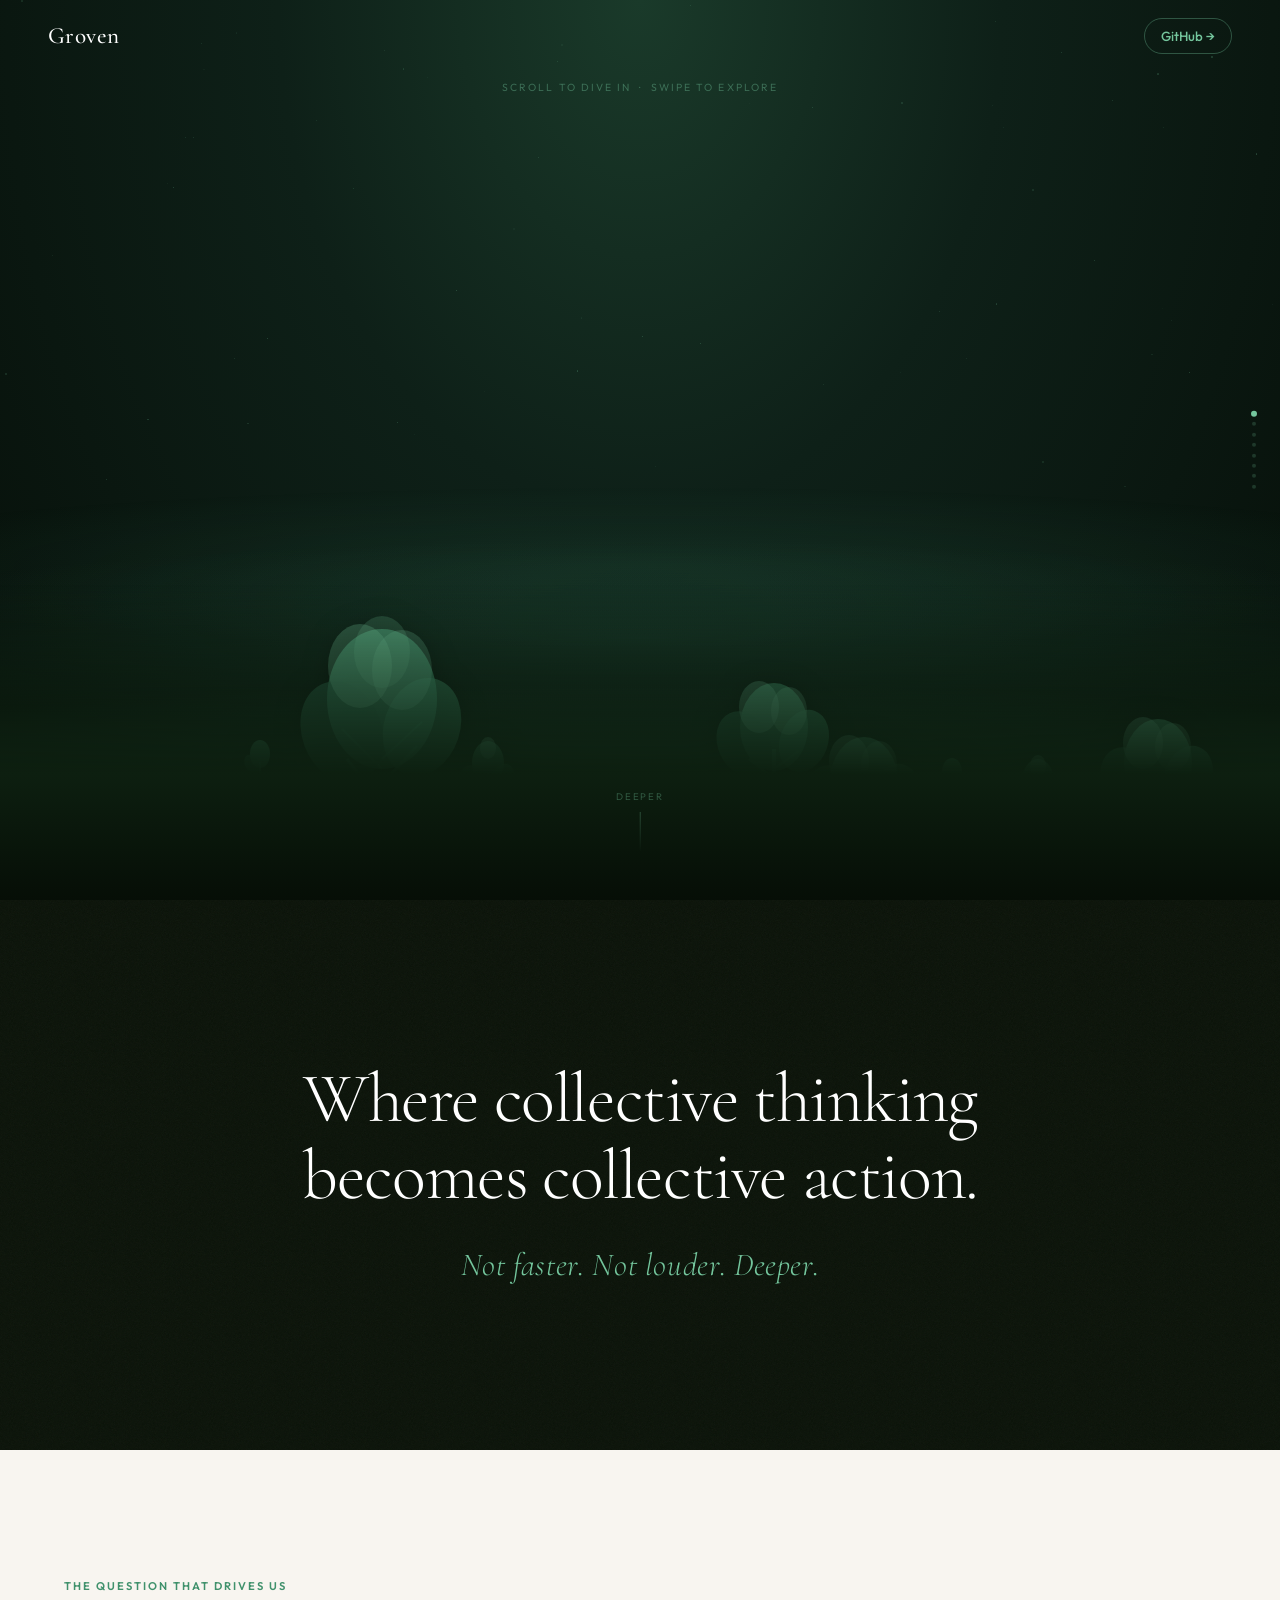
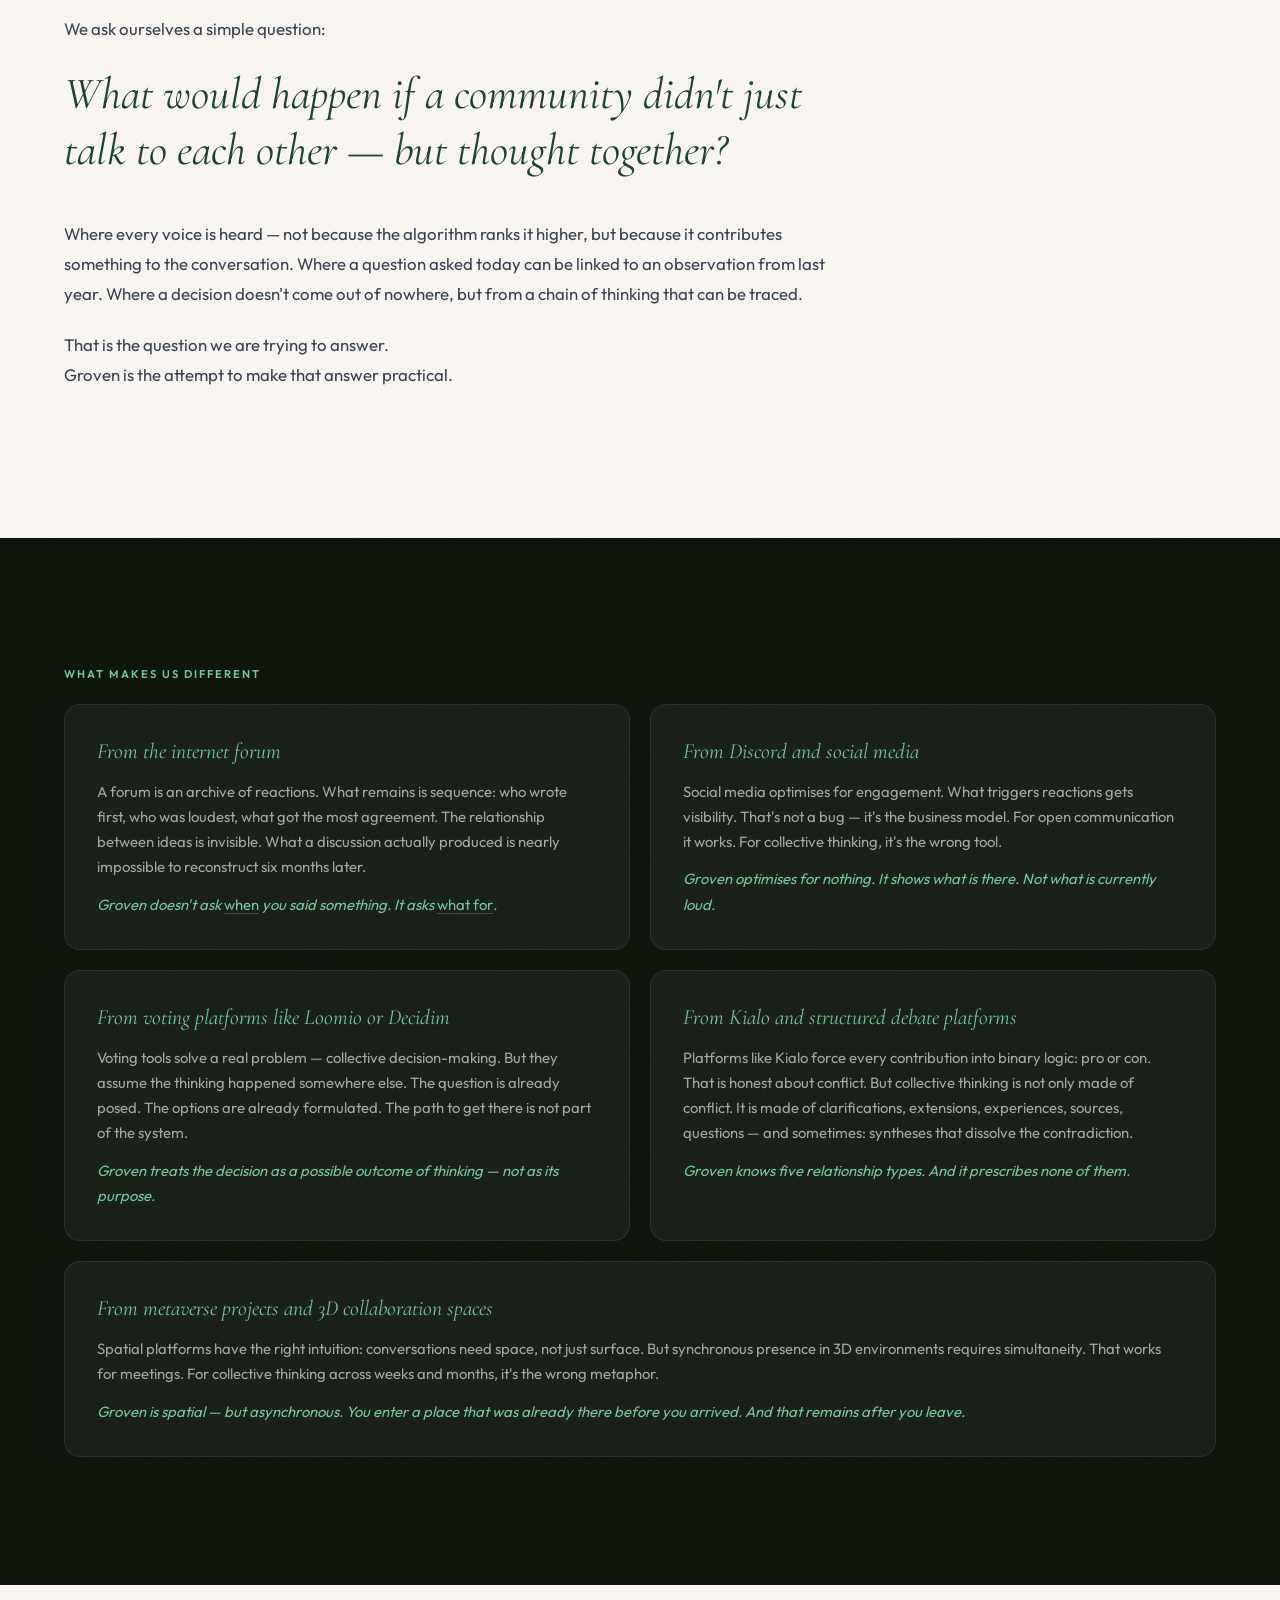
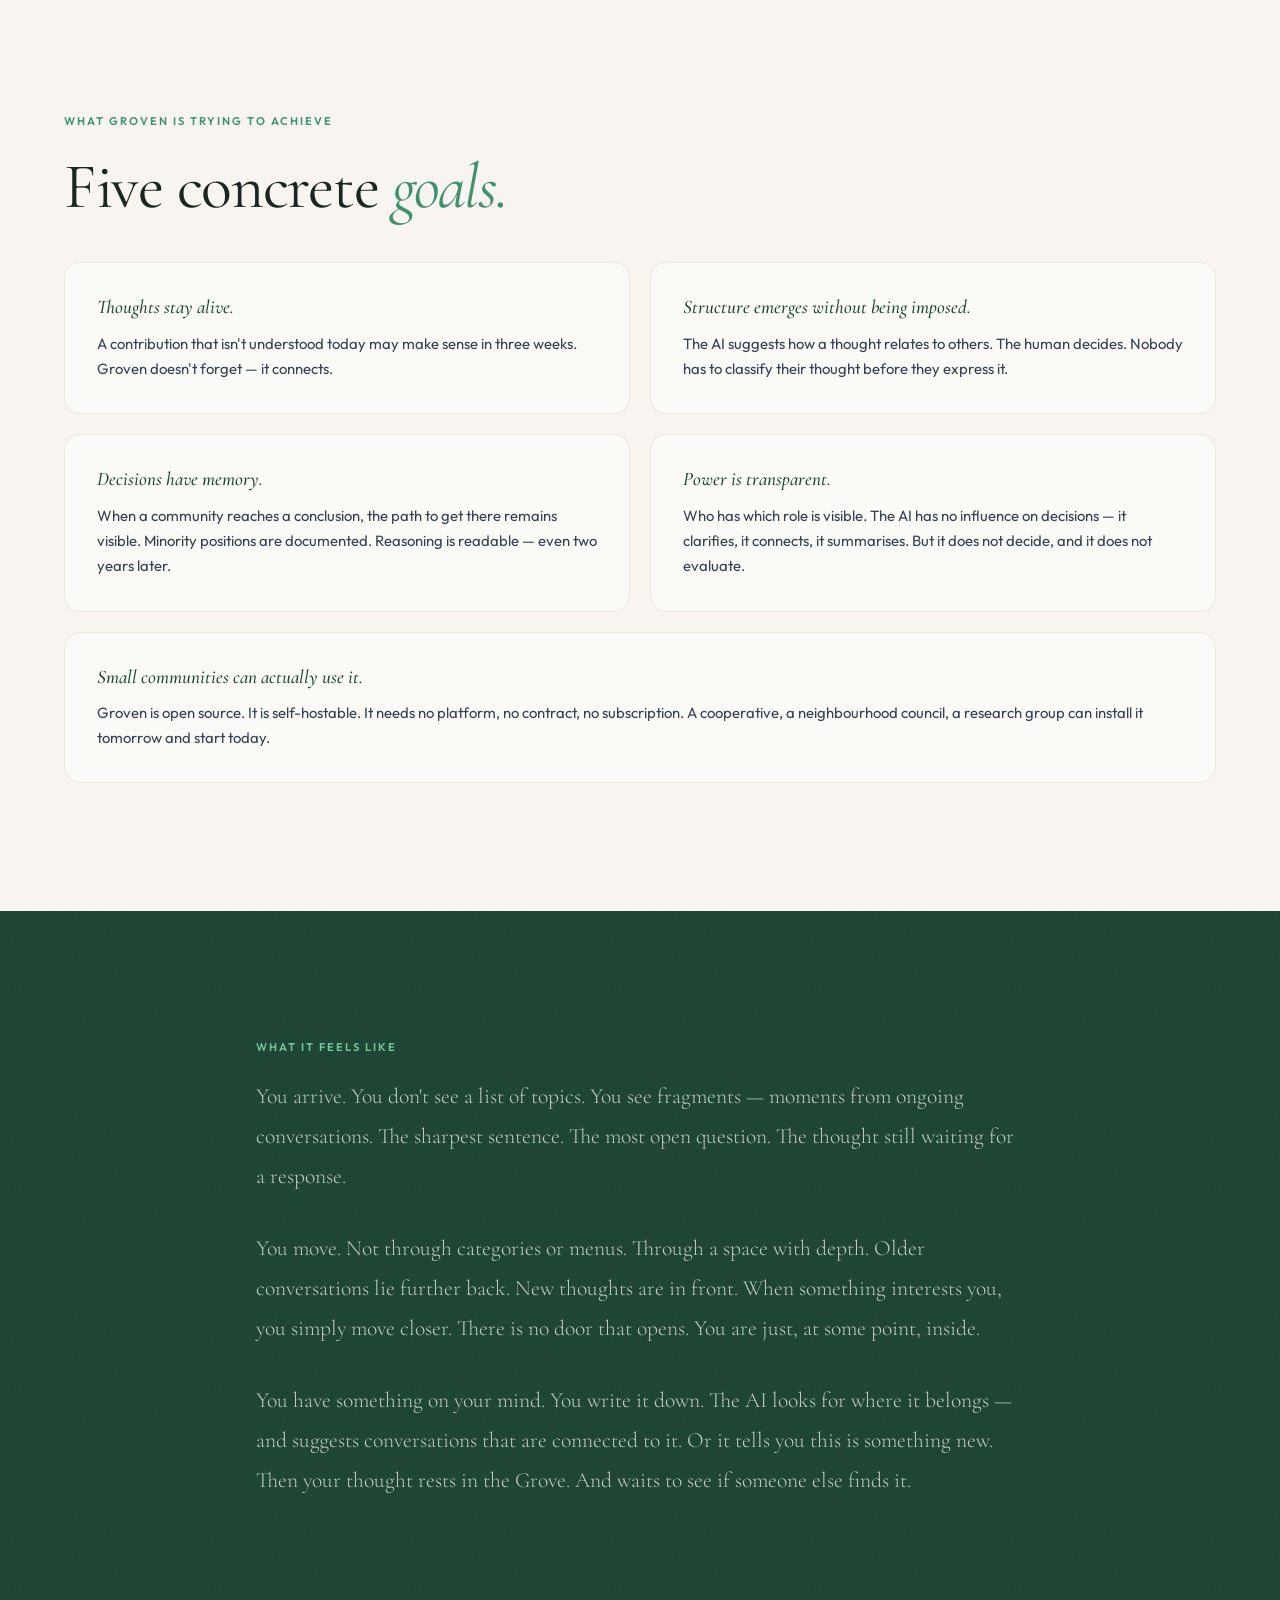
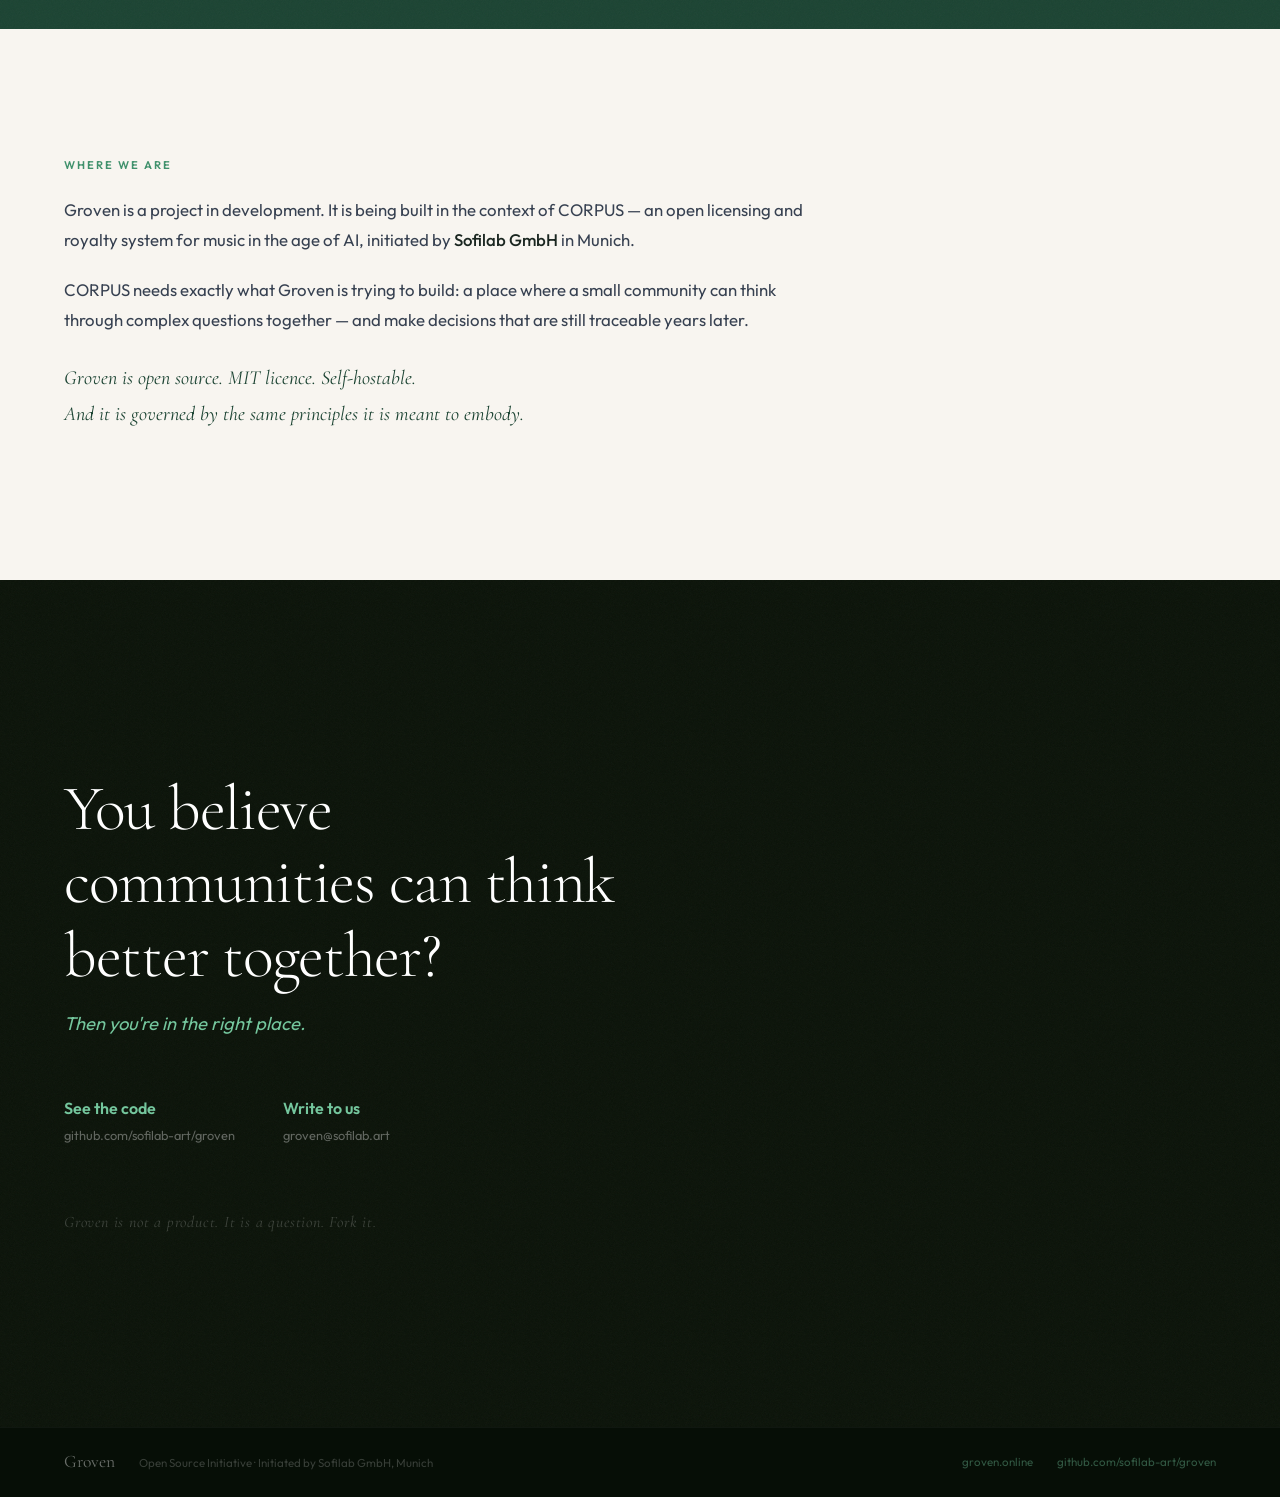
<file: index.html>
<!DOCTYPE html>
<html lang="en">
<head>
  <meta charset="UTF-8" />
  <meta name="viewport" content="width=device-width, initial-scale=1.0, maximum-scale=1.0" />
  <title>Groven — Where Collective Thinking Becomes Collective Action</title>
  <meta name="description" content="Groven is an open-source platform where collective thinking becomes collective action. Not faster. Not louder. Deeper." />
  <meta property="og:title" content="Groven" />
  <meta property="og:description" content="Where collective thinking becomes collective action." />
  <meta property="og:type" content="website" />
  <meta property="og:url" content="https://groven.online" />
  <link rel="preconnect" href="https://fonts.googleapis.com" />
  <link rel="preconnect" href="https://fonts.gstatic.com" crossorigin />
  <link href="https://fonts.googleapis.com/css2?family=Cormorant+Garamond:ital,wght@0,300;0,400;0,500;0,600;1,300;1,400&family=Outfit:wght@300;400;500;600&display=swap" rel="stylesheet" />
  <link rel="stylesheet" href="style.css" />
</head>
<body>

<!-- ══ NAV ══ -->
<nav id="nav">
  <a href="#" class="nav-logo">Groven</a>
  <a href="https://github.com/sofilab-art/groven" class="nav-cta" target="_blank" rel="noopener">GitHub →</a>
</nav>

<!-- ══ GROVE HERO ══ -->
<section id="grove-hero">
  <div id="scene">
    <div class="layer" id="sky"></div>
    <div class="layer" id="layer-far"></div>
    <div class="layer" id="layer-mid"></div>
    <div class="layer" id="layer-near"></div>
    <div id="ground"></div>
  </div>

  <div id="hint">Scroll to dive in &nbsp;·&nbsp; Swipe to explore</div>
  <div id="depth-indicator"></div>
  <div id="scroll-prompt">
    <span class="scroll-text">Deeper</span>
    <div class="scroll-arrow"></div>
  </div>
  <div id="lateral-hint">← Swipe →</div>
</section>

<!-- ══ HEADLINE ══ -->
<section id="headline" class="section section-dark">
  <div class="grain grain-dark"></div>
  <div class="container headline-inner">
    <h1 class="headline-title reveal">
      Where collective thinking becomes collective action.
    </h1>
    <p class="headline-sub reveal">Not faster. Not louder. Deeper.</p>
  </div>
</section>

<!-- ══ THE QUESTION ══ -->
<section id="question" class="section section-cream">
  <div class="container">
    <div class="section-label reveal">The question that drives us</div>
    <p class="question-intro reveal">We ask ourselves a simple question:</p>
    <h2 class="question-big reveal">
      What would happen if a community didn't just talk to each other — but thought together?
    </h2>
    <div class="question-body reveal">
      <p>Where every voice is heard — not because the algorithm ranks it higher, but because it contributes something to the conversation. Where a question asked today can be linked to an observation from last year. Where a decision doesn't come out of nowhere, but from a chain of thinking that can be traced.</p>
      <p>That is the question we are trying to answer.<br>Groven is the attempt to make that answer practical.</p>
    </div>
  </div>
</section>

<!-- ══ WHAT MAKES US DIFFERENT ══ -->
<section id="different" class="section section-dark">
  <div class="grain grain-dark"></div>
  <div class="container">
    <div class="section-label reveal" style="color: var(--mint)">What makes us different</div>
    <div class="diff-grid">

      <div class="diff-card reveal">
        <h3>From the internet forum</h3>
        <p>A forum is an archive of reactions. What remains is sequence: who wrote first, who was loudest, what got the most agreement. The relationship between ideas is invisible. What a discussion actually produced is nearly impossible to reconstruct six months later.</p>
        <p class="diff-punchline">Groven doesn't ask <em>when</em> you said something. It asks <em>what for</em>.</p>
      </div>

      <div class="diff-card reveal">
        <h3>From Discord and social media</h3>
        <p>Social media optimises for engagement. What triggers reactions gets visibility. That's not a bug — it's the business model. For open communication it works. For collective thinking, it's the wrong tool.</p>
        <p class="diff-punchline">Groven optimises for nothing. It shows what is there. Not what is currently loud.</p>
      </div>

      <div class="diff-card reveal">
        <h3>From voting platforms like Loomio or Decidim</h3>
        <p>Voting tools solve a real problem — collective decision-making. But they assume the thinking happened somewhere else. The question is already posed. The options are already formulated. The path to get there is not part of the system.</p>
        <p class="diff-punchline">Groven treats the decision as a possible outcome of thinking — not as its purpose.</p>
      </div>

      <div class="diff-card reveal">
        <h3>From Kialo and structured debate platforms</h3>
        <p>Platforms like Kialo force every contribution into binary logic: pro or con. That is honest about conflict. But collective thinking is not only made of conflict. It is made of clarifications, extensions, experiences, sources, questions — and sometimes: syntheses that dissolve the contradiction.</p>
        <p class="diff-punchline">Groven knows five relationship types. And it prescribes none of them.</p>
      </div>

      <div class="diff-card diff-card-wide reveal">
        <h3>From metaverse projects and 3D collaboration spaces</h3>
        <p>Spatial platforms have the right intuition: conversations need space, not just surface. But synchronous presence in 3D environments requires simultaneity. That works for meetings. For collective thinking across weeks and months, it's the wrong metaphor.</p>
        <p class="diff-punchline">Groven is spatial — but asynchronous. You enter a place that was already there before you arrived. And that remains after you leave.</p>
      </div>

    </div>
  </div>
</section>

<!-- ══ GOALS ══ -->
<section id="goals" class="section section-cream">
  <div class="container">
    <div class="section-label reveal">What Groven is trying to achieve</div>
    <h2 class="section-title reveal">Five concrete <em>goals.</em></h2>
    <div class="goals-grid">

      <div class="goal-card reveal">
        <h3>Thoughts stay alive.</h3>
        <p>A contribution that isn't understood today may make sense in three weeks. Groven doesn't forget — it connects.</p>
      </div>

      <div class="goal-card reveal">
        <h3>Structure emerges without being imposed.</h3>
        <p>The AI suggests how a thought relates to others. The human decides. Nobody has to classify their thought before they express it.</p>
      </div>

      <div class="goal-card reveal">
        <h3>Decisions have memory.</h3>
        <p>When a community reaches a conclusion, the path to get there remains visible. Minority positions are documented. Reasoning is readable — even two years later.</p>
      </div>

      <div class="goal-card reveal">
        <h3>Power is transparent.</h3>
        <p>Who has which role is visible. The AI has no influence on decisions — it clarifies, it connects, it summarises. But it does not decide, and it does not evaluate.</p>
      </div>

      <div class="goal-card goal-card-wide reveal">
        <h3>Small communities can actually use it.</h3>
        <p>Groven is open source. It is self-hostable. It needs no platform, no contract, no subscription. A cooperative, a neighbourhood council, a research group can install it tomorrow and start today.</p>
      </div>

    </div>
  </div>
</section>

<!-- ══ WHAT IT FEELS LIKE ══ -->
<section id="experience" class="section section-forest">
  <div class="grain grain-dark"></div>
  <div class="container experience-inner">
    <div class="section-label reveal" style="color: var(--mint)">What it feels like</div>
    <div class="experience-text">
      <p class="reveal">You arrive. You don't see a list of topics. You see fragments — moments from ongoing conversations. The sharpest sentence. The most open question. The thought still waiting for a response.</p>
      <p class="reveal">You move. Not through categories or menus. Through a space with depth. Older conversations lie further back. New thoughts are in front. When something interests you, you simply move closer. There is no door that opens. You are just, at some point, inside.</p>
      <p class="reveal">You have something on your mind. You write it down. The AI looks for where it belongs — and suggests conversations that are connected to it. Or it tells you this is something new. Then your thought rests in the Grove. And waits to see if someone else finds it.</p>
    </div>
  </div>
</section>

<!-- ══ WHERE WE ARE ══ -->
<section id="status" class="section section-cream">
  <div class="container">
    <div class="section-label reveal">Where we are</div>
    <div class="status-text">
      <p class="reveal">Groven is a project in development. It is being built in the context of CORPUS — an open licensing and royalty system for music in the age of AI, initiated by <strong>Sofilab GmbH</strong> in Munich.</p>
      <p class="reveal">CORPUS needs exactly what Groven is trying to build: a place where a small community can think through complex questions together — and make decisions that are still traceable years later.</p>
      <p class="reveal status-emphasis">Groven is open source. MIT licence. Self-hostable.<br>And it is governed by the same principles it is meant to embody.</p>
    </div>
  </div>
</section>

<!-- ══ CLOSING / CTA ══ -->
<section id="closing" class="section section-dark closing-section">
  <div class="grain grain-dark"></div>
  <div class="container closing-inner">
    <h2 class="closing-title reveal">
      You believe communities can think better together?
    </h2>
    <p class="closing-body reveal">Then you're in the right place.</p>
    <div class="closing-links reveal">
      <a href="https://github.com/sofilab-art/groven" class="closing-link" target="_blank" rel="noopener">
        <span class="cl-label">See the code</span>
        <span class="cl-sub">github.com/sofilab-art/groven</span>
      </a>
      <a href="mailto:groven@sofilab.art" class="closing-link">
        <span class="cl-label">Write to us</span>
        <span class="cl-sub">groven@sofilab.art</span>
      </a>
    </div>
    <div class="closing-seed reveal">Groven is not a product. It is a question. Fork it.</div>
  </div>
</section>

<!-- ══ FOOTER ══ -->
<footer class="footer">
  <div class="container footer-inner">
    <span class="footer-logo">Groven</span>
    <span class="footer-copy">Open Source Initiative · Initiated by Sofilab GmbH, Munich</span>
    <div class="footer-links">
      <a href="https://groven.online">groven.online</a>
      <a href="https://github.com/sofilab-art/groven" target="_blank" rel="noopener">github.com/sofilab-art/groven</a>
    </div>
  </div>
</footer>

<script src="main.js"></script>
</body>
</html>
</file>
<file: style.css>
/* ═══════════════════════════════════════════════
   GROVEN v6 · GLOBAL STYLES
   ═══════════════════════════════════════════════ */

:root {
  --dark:        #0A1208;
  --forest:      #1B4332;
  --mid:         #2D6A4F;
  --leaf:        #40916C;
  --mint:        #74C69D;
  --mint-faint:  rgba(116,198,157,0.6);
  --cream:       #F8F5F0;
  --cream-dark:  #EDE9E1;
  --sand:        #D4A373;
  --off-white:   #FAFAF7;
  --text-dark:   #1A2620;
  --text-mid:    #374151;
  --text-light:  #6B7280;
  --fog:         rgba(10,18,8,0.85);

  --font-display: 'Cormorant Garamond', Georgia, serif;
  --font-body:    'Outfit', system-ui, sans-serif;

  --radius:    0.5rem;
  --radius-lg: 1rem;

  --ease-out: cubic-bezier(0.16, 1, 0.3, 1);
  --ease-in:  cubic-bezier(0.7, 0, 0.84, 0);
}

*, *::before, *::after { box-sizing: border-box; margin: 0; padding: 0; }

html {
  scroll-behavior: smooth;
  font-size: 16px;
}
html.grove-locked {
  overflow: hidden !important;
}
html.grove-locked body {
  overflow: hidden !important;
}

body {
  font-family: var(--font-body);
  background: var(--cream);
  color: var(--text-dark);
  line-height: 1.6;
  overflow-x: hidden;
}

img { max-width: 100%; display: block; }
a { color: inherit; text-decoration: none; }

/* ── GRAIN TEXTURE ── */
.grain {
  pointer-events: none;
  position: absolute;
  inset: 0;
  z-index: 0;
  opacity: 0.035;
  background-image: url("data:image/svg+xml,%3Csvg viewBox='0 0 512 512' xmlns='http://www.w3.org/2000/svg'%3E%3Cfilter id='n'%3E%3CfeTurbulence type='fractalNoise' baseFrequency='0.75' numOctaves='4' stitchTiles='stitch'/%3E%3C/filter%3E%3Crect width='100%25' height='100%25' filter='url(%23n)'/%3E%3C/svg%3E");
  background-size: 200px 200px;
}
.grain-dark { opacity: 0.045; }

/* ── CONTAINER ── */
.container {
  width: min(72rem, 92vw);
  margin: 0 auto;
}

/* ── SECTIONS ── */
.section {
  position: relative;
  padding: clamp(5rem, 10vw, 9rem) 0;
  overflow: hidden;
}
.section-dark   { background: var(--dark); color: #fff; }
.section-forest { background: var(--forest); color: #fff; }
.section-cream  { background: var(--cream); }

.section-label {
  font-family: var(--font-body);
  font-size: 0.7rem;
  font-weight: 600;
  letter-spacing: 0.18em;
  text-transform: uppercase;
  color: var(--leaf);
  margin-bottom: 1.25rem;
}

.section-title {
  font-family: var(--font-display);
  font-size: clamp(2.8rem, 5vw, 4.5rem);
  font-weight: 400;
  line-height: 1.12;
  letter-spacing: -0.02em;
  margin-bottom: 2.5rem;
  color: var(--text-dark);
}
.section-title em { font-style: italic; color: var(--leaf); }
.section-title-light { color: #fff; }
.section-title-light em { color: var(--mint); }

/* ── BUTTONS ── */
.btn {
  display: inline-flex;
  align-items: center;
  gap: 0.5rem;
  font-family: var(--font-body);
  font-size: 0.9rem;
  font-weight: 500;
  padding: 0.85rem 1.8rem;
  border-radius: 3rem;
  transition: all 0.25s var(--ease-out);
  cursor: pointer;
  border: none;
}
.btn-primary {
  background: var(--mint);
  color: var(--dark);
}
.btn-primary:hover {
  background: #58c18a;
  transform: translateY(-2px);
  box-shadow: 0 8px 24px rgba(116,198,157,0.35);
}

/* ══════════════════════════════════════════════
   NAVIGATION
═══════════════════════════════════════════════ */
#nav {
  position: fixed;
  top: 0; left: 0; right: 0;
  z-index: 200;
  display: flex;
  align-items: center;
  justify-content: space-between;
  padding: 1.1rem clamp(1.5rem, 4vw, 3rem);
  background: transparent;
  transition: background 0.35s, backdrop-filter 0.35s, box-shadow 0.35s;
}
#nav.scrolled {
  background: rgba(10, 18, 8, 0.92);
  backdrop-filter: blur(12px);
  box-shadow: 0 1px 0 rgba(255,255,255,0.06);
}
.nav-logo {
  font-family: var(--font-display);
  font-size: 1.45rem;
  font-weight: 500;
  color: #fff;
  letter-spacing: 0.02em;
}
.nav-cta {
  font-size: 0.83rem;
  font-weight: 500;
  color: var(--mint);
  padding: 0.4rem 1rem;
  border: 1px solid rgba(116,198,157,0.35);
  border-radius: 2rem;
  transition: all 0.2s;
}
.nav-cta:hover {
  background: rgba(116,198,157,0.1);
  border-color: var(--mint);
}

/* ══════════════════════════════════════════════
   GROVE HERO
═══════════════════════════════════════════════ */
#grove-hero {
  position: relative;
  width: 100%;
  height: 100svh;
  overflow: hidden;
  background: var(--dark);
  touch-action: none;
  cursor: default;
}

/* ── SCENE ── */
#scene {
  position: absolute;
  inset: 0;
  overflow: hidden;
}

/* ── DEPTH LAYERS ── */
.layer {
  position: absolute;
  inset: 0;
  will-change: transform;
  transform-origin: center bottom;
}

/* ── SKY / ATMOSPHERE ── */
#sky {
  background: radial-gradient(ellipse at 50% 0%,
    #1a3a2a 0%, #0e2018 40%, #060e08 100%);
  z-index: 0;
}

.fog-band {
  position: absolute;
  left: -20%; width: 140%;
  border-radius: 50%;
  pointer-events: none;
}

/* ── GROUND ── */
#ground {
  position: absolute;
  bottom: 0; left: 0; right: 0;
  height: 35%;
  background: linear-gradient(to top,
    #060e06 0%, #0d1f10 40%, transparent 100%);
  z-index: 1;
}

/* ── HINT ── */
#hint {
  position: absolute;
  top: 5rem; left: 50%;
  transform: translateX(-50%);
  font-size: 0.65rem;
  letter-spacing: 0.2em;
  text-transform: uppercase;
  color: rgba(116,198,157,0.4);
  z-index: 100;
  pointer-events: none;
  transition: opacity 1s;
  white-space: nowrap;
}
#hint.hidden { opacity: 0; }

/* ── DEPTH INDICATOR ── */
#depth-indicator {
  position: absolute;
  right: 1.5rem; top: 50%;
  transform: translateY(-50%);
  display: flex;
  flex-direction: column;
  gap: 0.4rem;
  z-index: 100;
  pointer-events: none;
}
.depth-dot {
  width: 4px; height: 4px;
  border-radius: 50%;
  background: rgba(116,198,157,0.2);
  transition: background 0.3s, transform 0.3s;
}
.depth-dot.active {
  background: var(--mint);
  transform: scale(1.5);
}

/* ── SCROLL PROMPT ── */
#scroll-prompt {
  position: absolute;
  bottom: 3rem; left: 50%;
  transform: translateX(-50%);
  display: flex;
  flex-direction: column;
  align-items: center;
  gap: 0.5rem;
  z-index: 100;
  pointer-events: none;
  transition: opacity 0.5s;
}
#scroll-prompt.hidden { opacity: 0; }
.scroll-text {
  font-size: 0.6rem;
  letter-spacing: 0.2em;
  text-transform: uppercase;
  color: rgba(116,198,157,0.35);
}
.scroll-arrow {
  width: 1px;
  height: 2.5rem;
  background: linear-gradient(to bottom, rgba(116,198,157,0.3), transparent);
  animation: scrollAnim 2s ease-in-out infinite;
}
@keyframes scrollAnim {
  0%, 100% { opacity: 0.4; transform: scaleY(1); }
  50% { opacity: 0.9; transform: scaleY(1.15); }
}

/* ── LATERAL HINT ── */
#lateral-hint {
  position: absolute;
  bottom: 6rem; left: 50%;
  transform: translateX(-50%);
  font-size: 0.6rem;
  letter-spacing: 0.15em;
  text-transform: uppercase;
  color: rgba(116,198,157,0.25);
  z-index: 100;
  pointer-events: none;
  opacity: 0;
  transition: opacity 0.5s;
}
#lateral-hint.visible { opacity: 1; }

/* ── STAR PARTICLES ── */
.star {
  position: absolute;
  border-radius: 50%;
  background: rgba(116,198,157,0.6);
  pointer-events: none;
}

/* ── PLANT CONTAINER ── */
.plant-wrap {
  position: absolute;
  transform-origin: center bottom;
  will-change: transform;
  cursor: pointer;
  z-index: 10;
}

/* ── FRAGMENT CARD ── */
.fragment {
  position: absolute;
  bottom: 100%;
  left: 50%;
  transform: translateX(-50%) translateY(0.5rem);
  width: 220px;
  background: rgba(10,18,8,0.85);
  border: 1px solid rgba(116,198,157,0.18);
  border-radius: 0.75rem;
  padding: 1rem 1.1rem;
  pointer-events: none;
  opacity: 0;
  transition: opacity 0.4s, transform 0.4s;
  backdrop-filter: blur(8px);
  margin-bottom: 1rem;
}
.fragment.visible {
  opacity: 1;
  transform: translateX(-50%) translateY(0);
}
.fragment.full {
  width: 280px;
}
.frag-type {
  font-size: 0.58rem;
  font-weight: 600;
  letter-spacing: 0.18em;
  text-transform: uppercase;
  margin-bottom: 0.5rem;
}
.frag-body {
  font-family: 'Cormorant Garamond', serif;
  font-size: 0.95rem;
  font-weight: 300;
  line-height: 1.55;
  color: rgba(248,245,240,0.85);
}
.frag-author {
  margin-top: 0.6rem;
  font-size: 0.65rem;
  color: rgba(116,198,157,0.5);
  letter-spacing: 0.06em;
}
.frag-context {
  margin-top: 0.75rem;
  padding-top: 0.65rem;
  border-top: 1px solid rgba(116,198,157,0.1);
  font-size: 0.78rem;
  color: rgba(248,245,240,0.45);
  line-height: 1.55;
  opacity: 0;
  max-height: 0;
  overflow: hidden;
  transition: opacity 0.4s, max-height 0.4s;
}
.frag-context.visible {
  opacity: 1;
  max-height: 200px;
}

/* ══════════════════════════════════════════════
   HEADLINE SECTION
═══════════════════════════════════════════════ */
.headline-inner {
  text-align: center;
  padding: 2rem 0;
}
.headline-title {
  font-family: var(--font-display);
  font-size: clamp(2.6rem, 5.5vw, 5rem);
  font-weight: 300;
  line-height: 1.1;
  letter-spacing: -0.02em;
  color: #fff;
  margin-bottom: 1.5rem;
  max-width: 48rem;
  margin-left: auto;
  margin-right: auto;
}
.headline-sub {
  font-family: var(--font-display);
  font-size: clamp(1.4rem, 2.5vw, 2rem);
  font-weight: 300;
  font-style: italic;
  color: var(--mint);
  letter-spacing: 0.02em;
}

/* ══════════════════════════════════════════════
   THE QUESTION
═══════════════════════════════════════════════ */
.question-intro {
  font-size: 1.05rem;
  color: var(--text-mid);
  margin-bottom: 1.5rem;
}
.question-big {
  font-family: var(--font-display);
  font-size: clamp(1.8rem, 3.5vw, 2.8rem);
  font-weight: 400;
  font-style: italic;
  line-height: 1.25;
  color: var(--forest);
  margin-bottom: 2.5rem;
  max-width: 48rem;
}
.question-body {
  max-width: 48rem;
}
.question-body p {
  font-size: 1.05rem;
  color: var(--text-mid);
  line-height: 1.8;
  margin-bottom: 1.25rem;
}

/* ══════════════════════════════════════════════
   WHAT MAKES US DIFFERENT
═══════════════════════════════════════════════ */
.diff-grid {
  display: grid;
  grid-template-columns: repeat(2, 1fr);
  gap: 1.25rem;
  margin-top: 1rem;
}
.diff-card {
  background: rgba(255,255,255,0.05);
  border: 1px solid rgba(116,198,157,0.12);
  border-radius: var(--radius-lg);
  padding: 2rem;
  transition: border-color 0.3s;
}
.diff-card:hover { border-color: rgba(116,198,157,0.3); }
.diff-card-wide { grid-column: 1 / -1; }
.diff-card h3 {
  font-family: var(--font-display);
  font-size: 1.35rem;
  font-weight: 400;
  font-style: italic;
  color: var(--mint);
  margin-bottom: 0.85rem;
  line-height: 1.3;
}
.diff-card p {
  font-size: 0.93rem;
  color: rgba(255,255,255,0.6);
  line-height: 1.7;
  margin-bottom: 0.75rem;
}
.diff-card p:last-child { margin-bottom: 0; }
.diff-punchline {
  color: var(--mint) !important;
  font-style: italic;
  margin-top: 0.5rem !important;
}
.diff-punchline em {
  font-style: normal;
  text-decoration: underline;
  text-decoration-color: rgba(116,198,157,0.3);
  text-underline-offset: 3px;
}

/* ══════════════════════════════════════════════
   GOALS
═══════════════════════════════════════════════ */
.goals-grid {
  display: grid;
  grid-template-columns: repeat(2, 1fr);
  gap: 1.25rem;
  margin-top: 1rem;
}
.goal-card {
  background: var(--off-white);
  border: 1.5px solid var(--cream-dark);
  border-radius: var(--radius-lg);
  padding: 2rem;
  transition: transform 0.25s var(--ease-out), box-shadow 0.25s;
}
.goal-card:hover {
  transform: translateY(-3px);
  box-shadow: 0 12px 32px rgba(27,67,50,0.08);
}
.goal-card-wide { grid-column: 1 / -1; }
.goal-card h3 {
  font-family: var(--font-display);
  font-size: 1.2rem;
  font-weight: 500;
  color: var(--forest);
  margin-bottom: 0.65rem;
  font-style: italic;
  line-height: 1.3;
}
.goal-card p {
  font-size: 0.93rem;
  color: var(--text-mid);
  line-height: 1.7;
}

/* ══════════════════════════════════════════════
   WHAT IT FEELS LIKE
═══════════════════════════════════════════════ */
.experience-inner {
  max-width: 48rem;
}
.experience-text p {
  font-family: var(--font-display);
  font-size: clamp(1.15rem, 1.8vw, 1.35rem);
  font-weight: 300;
  color: rgba(248,245,240,0.75);
  line-height: 1.85;
  margin-bottom: 2rem;
}
.experience-text p:last-child { margin-bottom: 0; }

/* ══════════════════════════════════════════════
   WHERE WE ARE
═══════════════════════════════════════════════ */
.status-text {
  max-width: 48rem;
}
.status-text p {
  font-size: 1.05rem;
  color: var(--text-mid);
  line-height: 1.8;
  margin-bottom: 1.25rem;
}
.status-text strong {
  color: var(--text-dark);
  font-weight: 500;
}
.status-emphasis {
  font-style: italic;
  color: var(--forest) !important;
  font-family: var(--font-display);
  font-size: 1.25rem !important;
  margin-top: 1.5rem !important;
}

/* ══════════════════════════════════════════════
   CLOSING / CTA
═══════════════════════════════════════════════ */
.closing-section {
  min-height: 60vh;
  display: flex;
  align-items: center;
}
.closing-inner {
  position: relative;
  z-index: 2;
  padding: 4rem 0;
}
.closing-title {
  font-family: var(--font-display);
  font-size: clamp(2.4rem, 5vw, 4rem);
  font-weight: 300;
  line-height: 1.15;
  letter-spacing: -0.02em;
  color: #fff;
  margin-bottom: 1rem;
  max-width: 36rem;
}
.closing-body {
  font-size: 1.15rem;
  color: var(--mint);
  font-style: italic;
  margin-bottom: 3.5rem;
  line-height: 1.7;
}
.closing-links {
  display: flex;
  gap: 3rem;
  flex-wrap: wrap;
  margin-bottom: 4rem;
}
.closing-link {
  display: flex;
  flex-direction: column;
  gap: 0.25rem;
  transition: opacity 0.2s;
}
.closing-link:hover { opacity: 0.8; }
.cl-label {
  font-size: 1rem;
  font-weight: 600;
  color: var(--mint);
}
.cl-sub {
  font-size: 0.8rem;
  color: rgba(255,255,255,0.35);
}
.closing-seed {
  font-family: var(--font-display);
  font-size: 1rem;
  font-style: italic;
  color: rgba(255,255,255,0.2);
  letter-spacing: 0.05em;
}

/* ══════════════════════════════════════════════
   FOOTER
═══════════════════════════════════════════════ */
.footer {
  background: #060e06;
  padding: 1.25rem 0;
  border-top: 1px solid rgba(255,255,255,0.04);
}
.footer-inner {
  display: flex;
  align-items: center;
  gap: 1.5rem;
  flex-wrap: wrap;
}
.footer-logo {
  font-family: var(--font-display);
  font-size: 1.1rem;
  color: rgba(255,255,255,0.4);
  flex-shrink: 0;
}
.footer-copy {
  font-size: 0.72rem;
  color: rgba(255,255,255,0.2);
  flex: 1;
  line-height: 1.5;
}
.footer-links {
  display: flex;
  gap: 1.5rem;
}
.footer-links a {
  font-size: 0.72rem;
  color: rgba(116,198,157,0.4);
  transition: color 0.2s;
}
.footer-links a:hover { color: var(--mint); }

/* ══════════════════════════════════════════════
   SCROLL REVEAL ANIMATIONS
═══════════════════════════════════════════════ */
.reveal {
  opacity: 0;
  transform: translateY(24px);
  transition: opacity 0.75s var(--ease-out), transform 0.75s var(--ease-out);
}
.reveal.visible {
  opacity: 1;
  transform: translateY(0);
}

/* ══════════════════════════════════════════════
   RESPONSIVE
═══════════════════════════════════════════════ */
@media (max-width: 1024px) {
  .diff-grid { grid-template-columns: 1fr; }
  .diff-card-wide { grid-column: 1; }
  .goals-grid { grid-template-columns: 1fr; }
  .goal-card-wide { grid-column: 1; }
}
@media (max-width: 768px) {
  .closing-links { gap: 2rem; }
  .footer-inner { flex-direction: column; align-items: flex-start; gap: 0.75rem; }
  .footer-links { gap: 1rem; }
}
@media (max-width: 480px) {
  .headline-title { font-size: 2.2rem; }
  .question-big { font-size: 1.6rem; }
}
</file>
